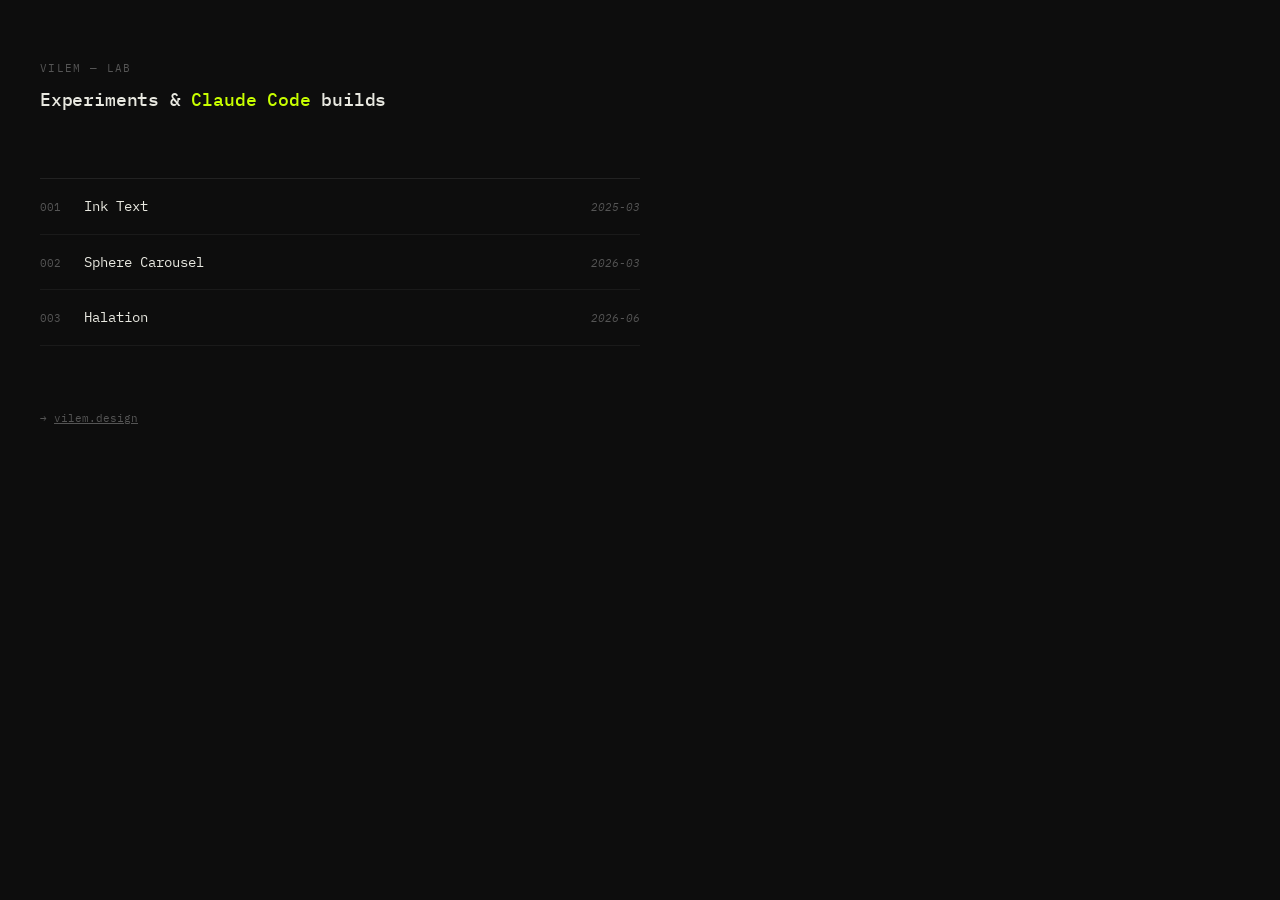
<file: index.html>
<!DOCTYPE html>
<html lang="en">
<head>
  <meta charset="UTF-8" />
  <meta name="viewport" content="width=device-width, initial-scale=1.0" />
  <title>lab</title>
  <style>
    @import url('https://fonts.googleapis.com/css2?family=IBM+Plex+Mono:ital,wght@0,400;0,500;1,400&display=swap');
    *, *::before, *::after { box-sizing: border-box; margin: 0; padding: 0; }
    :root {
      --bg: #0d0d0d;
      --fg: #e8e8e0;
      --muted: #555;
      --accent: #c8ff00;
    }
    body {
      background: var(--bg);
      color: var(--fg);
      font-family: 'IBM Plex Mono', monospace;
      font-size: 14px;
      line-height: 1.6;
      min-height: 100vh;
      padding: 60px 40px;
      max-width: 680px;
    }
    header { margin-bottom: 64px; }
    .label {
      color: var(--muted);
      font-size: 11px;
      letter-spacing: 0.12em;
      text-transform: uppercase;
      margin-bottom: 8px;
    }
    h1 { font-size: 18px; font-weight: 500; letter-spacing: -0.01em; }
    h1 span { color: var(--accent); }
    .list { list-style: none; border-top: 1px solid #222; }
    .list li { border-bottom: 1px solid #1a1a1a; }
    .list a {
      display: flex;
      align-items: baseline;
      gap: 20px;
      padding: 16px 0;
      text-decoration: none;
      color: var(--fg);
      transition: color 0.15s;
    }
    .list a:hover { color: var(--accent); }
    .list a:hover .num { color: var(--accent); }
    .num { color: var(--muted); font-size: 11px; min-width: 24px; transition: color 0.15s; }
    .name { flex: 1; }
    .date { color: var(--muted); font-size: 11px; font-style: italic; }
    .group-label { padding: 20px 0 4px; font-size: 10px; letter-spacing: 0.14em; text-transform: uppercase; color: var(--muted); border-bottom: none; pointer-events: none; }
    footer { margin-top: 64px; color: var(--muted); font-size: 11px; }
  </style>
</head>
<body>
  <header>
    <p class="label">Vilem — Lab</p>
    <h1>Experiments &amp; <span>Claude Code</span> builds</h1>
  </header>
  <ul class="list">
    <li>
      <a href="./ink-text/">
        <span class="num">001</span>
        <span class="name">Ink Text</span>
        <span class="date">2025-03</span>
      </a>
    </li>
    <li>
      <a href="./sphere-carousel.html">
        <span class="num">002</span>
        <span class="name">Sphere Carousel</span>
        <span class="date">2026-03</span>
      </a>
    </li>
    <li>
      <a href="./halation/">
        <span class="num">003</span>
        <span class="name">Halation</span>
        <span class="date">2026-06</span>
      </a>
    </li>
  </ul>
  <footer>
    <p>&#8594; <a href="https://vilem.design" style="color: inherit;">vilem.design</a></p>
  </footer>
</body>
</html>
</file>
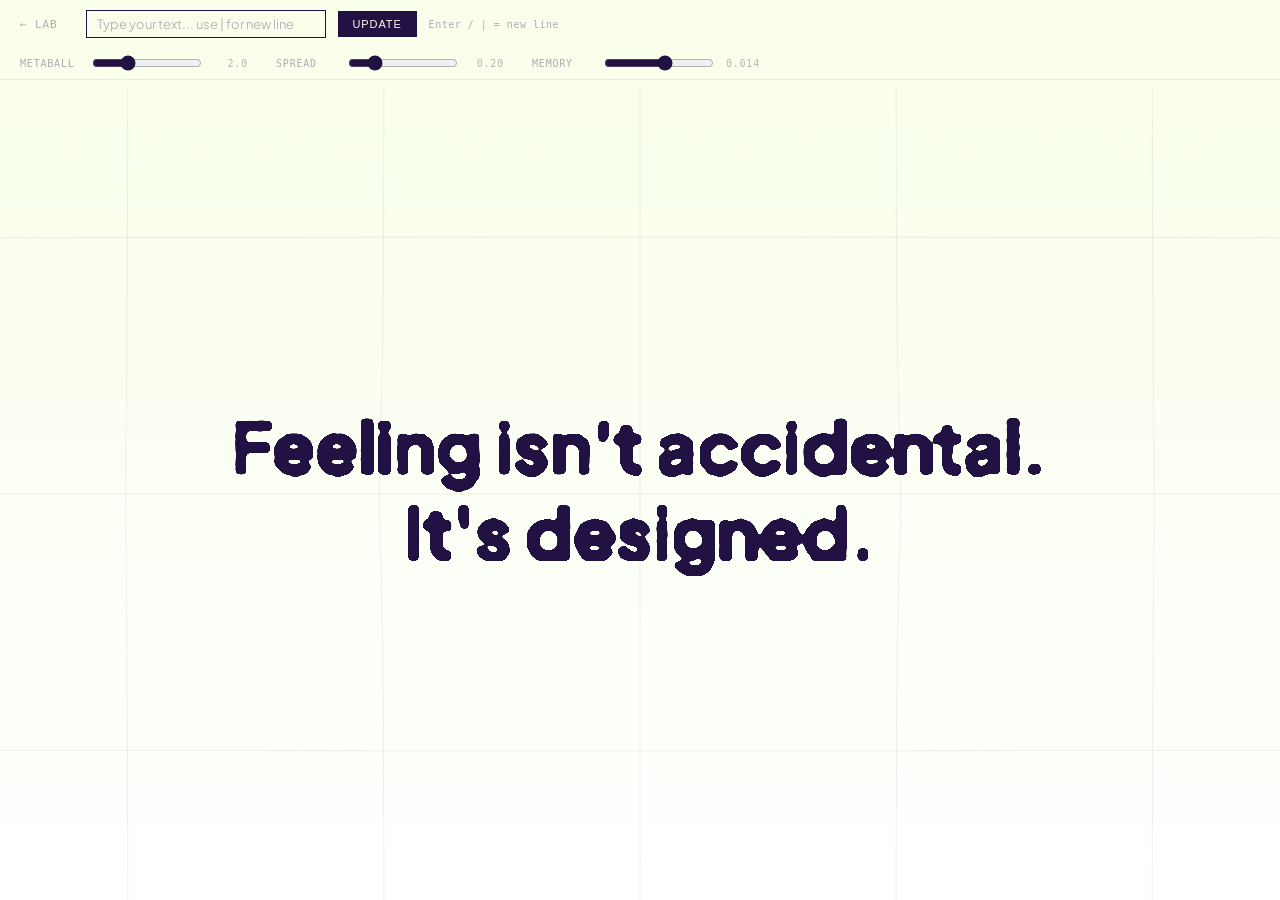
<file: ink-text/index.html>
<!DOCTYPE html>
<html lang="en">
<head>
  <meta charset="UTF-8" />
  <meta name="viewport" content="width=device-width, initial-scale=1.0" />
  <title>InkText</title>
  <link id="gfont" rel="stylesheet" href="https://fonts.googleapis.com/css2?family=Plus+Jakarta+Sans:wght@700&display=swap" />
  <style>
    * { margin: 0; padding: 0; box-sizing: border-box; }
    html, body { background: #F9FFEB; color: #221143; font-family: monospace; overflow: hidden; height: 100%; }

    #controls {
      position: fixed; top: 0; left: 0; right: 0; z-index: 100;
      background: #F9FFEB; border-bottom: 1px solid #221143;
      padding: 10px 20px; display: flex; align-items: center; gap: 12px;
    }
    #text-input {
      font-size: 13px; border: 1px solid #221143; background: #F9FFEB; color: #221143;
      padding: 5px 10px; flex: 1; max-width: 240px; outline: none;
      font-family: 'Plus Jakarta Sans', sans-serif;
    }
    #text-input::placeholder { color: rgba(34,17,67,0.3); }
    #update-btn {
      font-size: 11px; letter-spacing: 0.08em; text-transform: uppercase;
      border: 1px solid #221143; background: #221143; color: #F9FFEB;
      padding: 6px 14px; cursor: pointer;
    }
    #update-btn:hover { background: #F9FFEB; color: #221143; }
    #hint { font-size: 10px; color: rgba(34,17,67,0.35); letter-spacing: 0.05em; }

    #slider-panel {
      position: fixed; top: 47px; left: 0; right: 0; z-index: 100;
      background: #F9FFEB; border-bottom: 1px solid rgba(34,17,67,0.08);
      padding: 8px 20px; display: flex; align-items: center; gap: 28px;
      font-family: monospace; font-size: 10px; color: rgba(34,17,67,0.4);
      letter-spacing: 0.08em; text-transform: uppercase;
    }
    #slider-panel label { display: flex; align-items: center; gap: 6px; white-space: nowrap; }
    #slider-panel .sl { min-width: 66px; color: rgba(34,17,67,0.35); }
    #slider-panel input[type="range"] { width: 110px; accent-color: #221143; cursor: pointer; }
    #slider-panel .sv { min-width: 40px; text-align: right; font-variant-numeric: tabular-nums; color: rgba(34,17,67,0.3); }

    #ink-wrap { margin-top: 88px; height: calc(100vh - 88px); position: relative; overflow: hidden; }
    #bg-noise {
      position: absolute; top: 0; left: 0; width: 100%; height: 100%;
      pointer-events: none; z-index: 0; image-rendering: pixelated;
    }
    #root { position: absolute; inset: 0; z-index: 1; }
  </style>
</head>
<body>
  <div id="controls">
    <a href="../" style="color:rgba(34,17,67,0.35);font-size:11px;text-decoration:none;letter-spacing:0.08em;text-transform:uppercase;font-family:monospace;margin-right:16px;" onmouseover="this.style.color='rgba(34,17,67,0.7)'" onmouseout="this.style.color='rgba(34,17,67,0.35)'">&#8592; Lab</a>
    <input id="text-input" type="text" placeholder="Type your text... use | for new line" />
    <button id="update-btn">Update</button>
    <span id="hint">Enter / | = new line</span>
  </div>

  <div id="slider-panel">
    <label><span class="sl">METABALL</span><input type="range" id="sl-metaball" min="0.3" max="6" step="0.1" value="2.0" /><span class="sv" id="sv-metaball">2.0</span></label>
    <label><span class="sl">SPREAD</span><input type="range" id="sl-spread" min="0" max="1" step="0.01" value="0.20" /><span class="sv" id="sv-spread">0.20</span></label>
    <label><span class="sl">MEMORY</span><input type="range" id="sl-recall" min="0" max="0.025" step="0.001" value="0.014" /><span class="sv" id="sv-recall">0.014</span></label>
  </div>

  <div id="ink-wrap">
    <canvas id="bg-noise"></canvas>
    <div id="root"></div>
  </div>

<script>
const INK = "#221143"
const BG  = "#F9FFEB"
const FONT = "Plus Jakarta Sans"
let currentLines = ["Feeling isn't accidental.", "It's designed."]

const _ctrl = { metaball: 2.0, spread: 0.20, recall: 0.014 }

document.getElementById("sl-metaball").addEventListener("input", e => {
  _ctrl.metaball = +e.target.value
  document.getElementById("sv-metaball").textContent = _ctrl.metaball.toFixed(1)
  wrapDiv.style.filter = "blur(" + _ctrl.metaball + "px) contrast(30)"
})
document.getElementById("sl-spread").addEventListener("input", e => {
  _ctrl.spread = +e.target.value
  document.getElementById("sv-spread").textContent = _ctrl.spread.toFixed(2)
})
document.getElementById("sl-recall").addEventListener("input", e => {
  _ctrl.recall = +e.target.value
  document.getElementById("sv-recall").textContent = _ctrl.recall.toFixed(3)
})

function applyText() {
  const val = document.getElementById("text-input").value.trim()
  currentLines = val ? val.split(/[|\n]/).map(s => s.trim()).filter(Boolean)
                     : ["Feeling isn't accidental.", "It's designed."]
  buildText()
}
document.getElementById("update-btn").addEventListener("click", applyText)
document.getElementById("text-input").addEventListener("keydown", e => { if (e.key === "Enter") applyText() })

// ── White noise background ─────────────────────────────────────────
const bgNoise = document.getElementById("bg-noise")
let bgNoiseCtx, bgNW, bgNH

function initBgNoise() {
  const wrap = document.getElementById("ink-wrap")
  bgNW = Math.ceil(wrap.clientWidth / 3)
  bgNH = Math.ceil(wrap.clientHeight / 3)
  bgNoise.width = bgNW; bgNoise.height = bgNH
  bgNoiseCtx = bgNoise.getContext("2d")
}

function drawBgNoise() {
  const img = bgNoiseCtx.createImageData(bgNW, bgNH)
  for (let i = 0; i < img.data.length; i += 4) {
    img.data[i] = 255; img.data[i+1] = 255; img.data[i+2] = 255
    img.data[i+3] = Math.random() < 0.10 ? (20 + Math.random() * 30 | 0) : 0
  }
  bgNoiseCtx.putImageData(img, 0, 0)
}

// ── Main hero ──────────────────────────────────────────────────────
const S = 7
let buf = new Float32Array(0), count = 0
let mx = -9999, my = -9999, pmx = -9999, pmy = -9999
let vars = {}, dirty = true
const MAX_DOTS = 25000
const container = document.getElementById("root")

const patternCanvas = document.createElement("canvas")
patternCanvas.style.cssText = "position:absolute;top:0;left:0;width:100%;height:100%;pointer-events:none;z-index:0;"
container.appendChild(patternCanvas)

const noiseCanvas = document.createElement("canvas")
noiseCanvas.style.cssText = "position:absolute;top:0;left:0;pointer-events:none;z-index:1;image-rendering:pixelated;"
container.appendChild(noiseCanvas)

const wrapDiv = document.createElement("div")
wrapDiv.style.cssText = "position:absolute;inset:0;z-index:2;mix-blend-mode:multiply;"
container.appendChild(wrapDiv)

const mainCanvas = document.createElement("canvas")
mainCanvas.style.display = "block"; wrapDiv.appendChild(mainCanvas)

const overlay = document.createElement("div")
overlay.style.cssText = "position:absolute;inset:0;z-index:3;background-color:"+INK+";mix-blend-mode:lighten;pointer-events:none;"
container.appendChild(overlay)

container.style.cssText = "position:absolute;inset:0;width:100%;height:100%;background:linear-gradient(180deg,"+BG+" 0%,#fff 100%);isolation:isolate;"

const ctx = mainCanvas.getContext("2d")
const nctx = noiseCanvas.getContext("2d")
const pctx = patternCanvas.getContext("2d")

function getSize() { return { w: container.clientWidth, h: container.clientHeight } }

function computeVars() {
  const W=getSize().w, t=Math.max(0,Math.min(1,(W-320)/(1600-320)))
  const ss=[[320,1.4],[700,1.6],[1000,1.85],[1200,2.1],[1600,2.4]]
  let spacing=ss[ss.length-1][1]
  for(let i=0;i<ss.length-1;i++){
    const [w0,s0]=ss[i],[w1,s1]=ss[i+1]
    if(W<=w0){spacing=s0;break}if(W<w1){spacing=s0+(s1-s0)*(W-w0)/(w1-w0);break}
  }
  const baseR=spacing*1.05
  vars={baseR,spacing,blur:Math.max(baseR*0.65,0.3+(2.0-0.3)*t),rippleR:Math.round(60+(140-60)*t)}
  wrapDiv.style.filter="blur("+_ctrl.metaball+"px) contrast(30)"
}

function resize(){
  const {w,h}=getSize()
  mainCanvas.width=w;mainCanvas.height=h;patternCanvas.width=w;patternCanvas.height=h
  computeVars();dirty=true
}

function buildText(){
  const {baseR,spacing}=vars,W=mainCanvas.width,H=mainCanvas.height
  const off=document.createElement("canvas");off.width=W;off.height=H
  const octx=off.getContext("2d")
  const fs=[[320,28],[500,36],[720,48],[944,58],[1200,68],[1400,76],[1600,82]]
  let fontSize=fs[fs.length-1][1]
  for(let i=0;i<fs.length-1;i++){
    const [w0,s0]=fs[i],[w1,s1]=fs[i+1]
    if(W<=w0){fontSize=s0;break}if(W<w1){fontSize=Math.round(s0+(s1-s0)*(W-w0)/(w1-w0));break}
  }
  octx.fillStyle="#000"
  octx.font="700 "+fontSize+"px '"+FONT+"', sans-serif"
  octx.textAlign="center";octx.textBaseline="middle"
  const lineH=fontSize*1.2,totalH=currentLines.length*lineH
  const startY=H/2-totalH/2+lineH/2
  currentLines.forEach((line,i)=>{octx.fillText(line,W/2,startY+i*lineH)})
  const data=octx.getImageData(0,0,W,H).data,step=Math.max(spacing,1)
  let n=0
  for(let py=0;py<H&&n<MAX_DOTS;py+=step)
    for(let px=0;px<W&&n<MAX_DOTS;px+=step)
      if(data[((py|0)*W+(px|0))*4+3]>=70) n++
  buf=new Float32Array(n*S);count=n;let idx=0
  for(let py=0;py<H&&idx<n;py+=step){
    for(let px=0;px<W&&idx<n;px+=step){
      if(data[((py|0)*W+(px|0))*4+3]<70) continue
      const o=idx*S
      buf[o]=px;buf[o+1]=py;buf[o+2]=px;buf[o+3]=py
      buf[o+4]=0;buf[o+5]=0;buf[o+6]=baseR*(0.85+Math.random()*0.3);idx++
    }
  }
  dirty=true
}

// ── Warped field-line grid — square cells, big ─────────────────────
function drawPattern(W, H) {
  pctx.clearRect(0, 0, W, H)
  pctx.strokeStyle = "rgba(34,17,67,0.07)"
  pctx.lineWidth = 1
  const cx = W / 2, cy = H / 2
  const lensR = Math.min(W, H) * 0.38, lensR2 = lensR * lensR
  const aspect = 2.5

  function warp(x, y) {
    const dx = x - cx, dy = y - cy
    const ex = dx / aspect, ey = dy, ed2 = ex * ex + ey * ey
    if (ed2 < 1) return [x, y]
    const ed = Math.sqrt(ed2)
    const strength = lensR2 / (ed2 + lensR2 * 0.15)
    return [x + (ex/ed) * strength * 1.2, y + (ey/ed) * strength * 0.7]
  }

  const STEPS = 150
  const cellSize = Math.max(W, H) / 5
  const hCount = Math.ceil(H / cellSize) + 2
  const vCount = Math.ceil(W / cellSize) + 2
  const hStart = cy - Math.floor(hCount / 2) * cellSize
  const vStart = cx - Math.floor(vCount / 2) * cellSize

  for (let i = 0; i < hCount; i++) {
    const y0 = hStart + i * cellSize
    pctx.beginPath()
    for (let s = 0; s <= STEPS; s++) {
      const [wx, wy] = warp(-W * 0.1 + W * 1.2 * (s / STEPS), y0)
      s === 0 ? pctx.moveTo(wx, wy) : pctx.lineTo(wx, wy)
    }
    pctx.stroke()
  }
  for (let i = 0; i < vCount; i++) {
    const x0 = vStart + i * cellSize
    pctx.beginPath()
    for (let s = 0; s <= STEPS; s++) {
      const [wx, wy] = warp(x0, -H * 0.1 + H * 1.2 * (s / STEPS))
      s === 0 ? pctx.moveTo(wx, wy) : pctx.lineTo(wx, wy)
    }
    pctx.stroke()
  }
}

function initNoise(){
  const {w,h}=getSize(),NS=2,nW=Math.ceil(w/NS),nH=Math.ceil(h/NS)
  noiseCanvas.width=nW;noiseCanvas.height=nH
  noiseCanvas.style.width="100%";noiseCanvas.style.height="100%"
  const img=nctx.createImageData(nW,nH)
  for(let i=0;i<img.data.length;i+=4){img.data[i]=img.data[i+1]=img.data[i+2]=255;img.data[i+3]=Math.random()*20|0}
  nctx.putImageData(img,0,0)
}

resize(); initNoise(); initBgNoise()
document.fonts.ready.then(()=>buildText())
drawPattern(patternCanvas.width,patternCanvas.height)
setInterval(drawBgNoise, 120)

const ro=new ResizeObserver(()=>{
  resize();drawPattern(patternCanvas.width,patternCanvas.height)
  initBgNoise()
  document.fonts.ready.then(()=>buildText())
})
ro.observe(container)

document.addEventListener("mousemove",e=>{
  const r=container.getBoundingClientRect()
  pmx=mx;pmy=my;mx=e.clientX-r.left;my=e.clientY-r.top;dirty=true
})
document.addEventListener("touchmove",e=>{
  e.preventDefault();const t=e.touches[0],r=container.getBoundingClientRect()
  pmx=mx;pmy=my;mx=t.clientX-r.left;my=t.clientY-r.top;dirty=true
},{passive:false})
document.addEventListener("touchstart",e=>{
  const t=e.touches[0],r=container.getBoundingClientRect()
  mx=pmx=t.clientX-r.left;my=pmy=t.clientY-r.top;dirty=true
},{passive:true})

function loop(){
  const {rippleR}=vars, rr2=rippleR*rippleR
  const W=mainCanvas.width, H=mainCanvas.height
  const dvx=mx-pmx, dvy=my-pmy
  const spring=_ctrl.recall, spread=_ctrl.spread
  const dragAmt=spread*0.5, damping=0.76+spread*0.20
  const pushStr=22*(1-spread*0.6)
  let moving=false

  for(let i=0,o=0;i<count;i++,o+=S){
    let x=buf[o+2],y=buf[o+3],vx=buf[o+4],vy=buf[o+5]
    const dx=x-mx,dy=y-my,d2=dx*dx+dy*dy
    if(d2<rr2&&d2>0.01){
      const d=Math.sqrt(d2),falloff=1-d/rippleR,f2=falloff*falloff
      vx+=dx*(f2*pushStr/d)*0.12; vy+=dy*(f2*pushStr/d)*0.12
      vx+=dvx*f2*dragAmt; vy+=dvy*f2*dragAmt
    }
    if(spring > 0){ vx+=(buf[o]-x)*spring; vy+=(buf[o+1]-y)*spring }
    vx*=damping; vy*=damping; x+=vx; y+=vy
    buf[o+2]=x;buf[o+3]=y;buf[o+4]=vx;buf[o+5]=vy
    if(vx*vx+vy*vy>0.0005) moving=true
  }

  if(moving||dirty){
    ctx.fillStyle="#fff";ctx.fillRect(0,0,W,H)
    ctx.fillStyle="#000";ctx.beginPath()
    for(let i=0,o=0;i<count;i++,o+=S){
      const x=buf[o+2],y=buf[o+3],r=buf[o+6]
      ctx.moveTo(x+r,y);ctx.arc(x,y,r,0,6.2832)
    }
    ctx.fill();dirty=moving
  }
  requestAnimationFrame(loop)
}
loop()
</script>
</body>
</html>
</file>
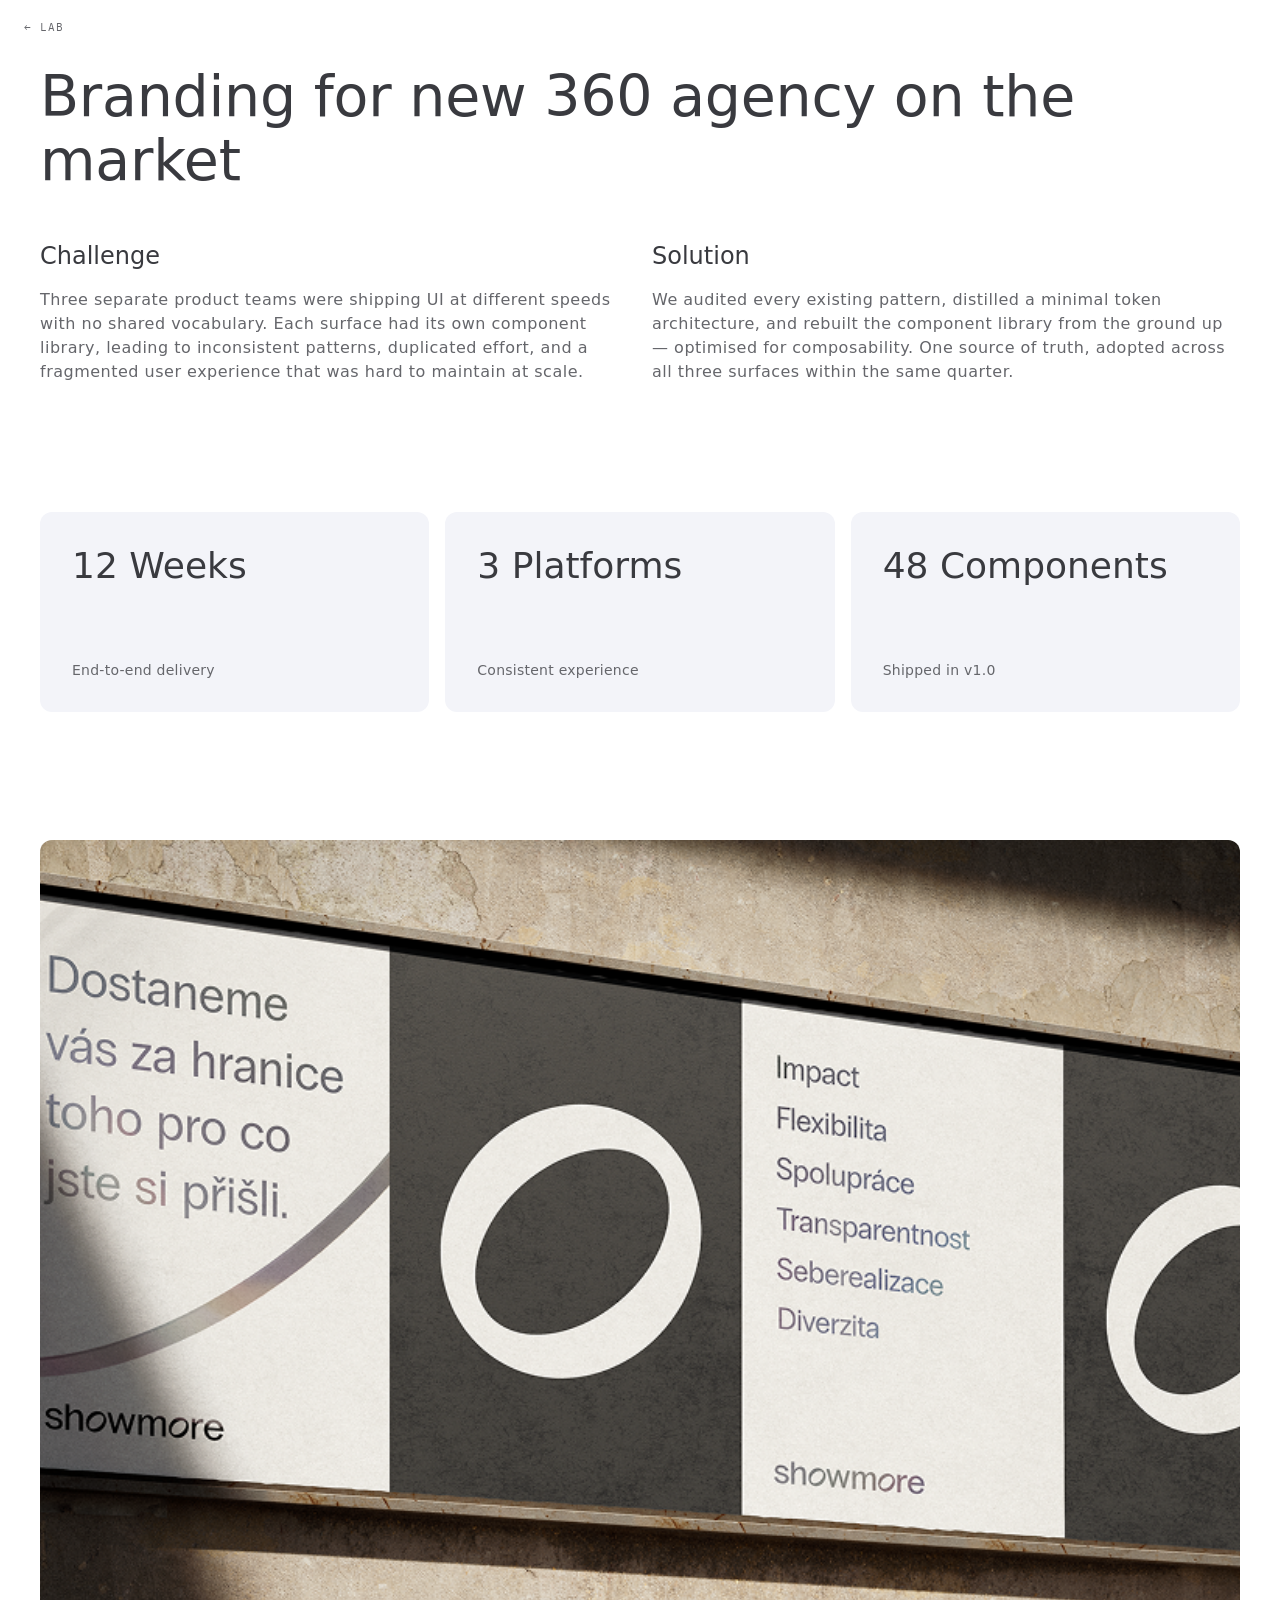
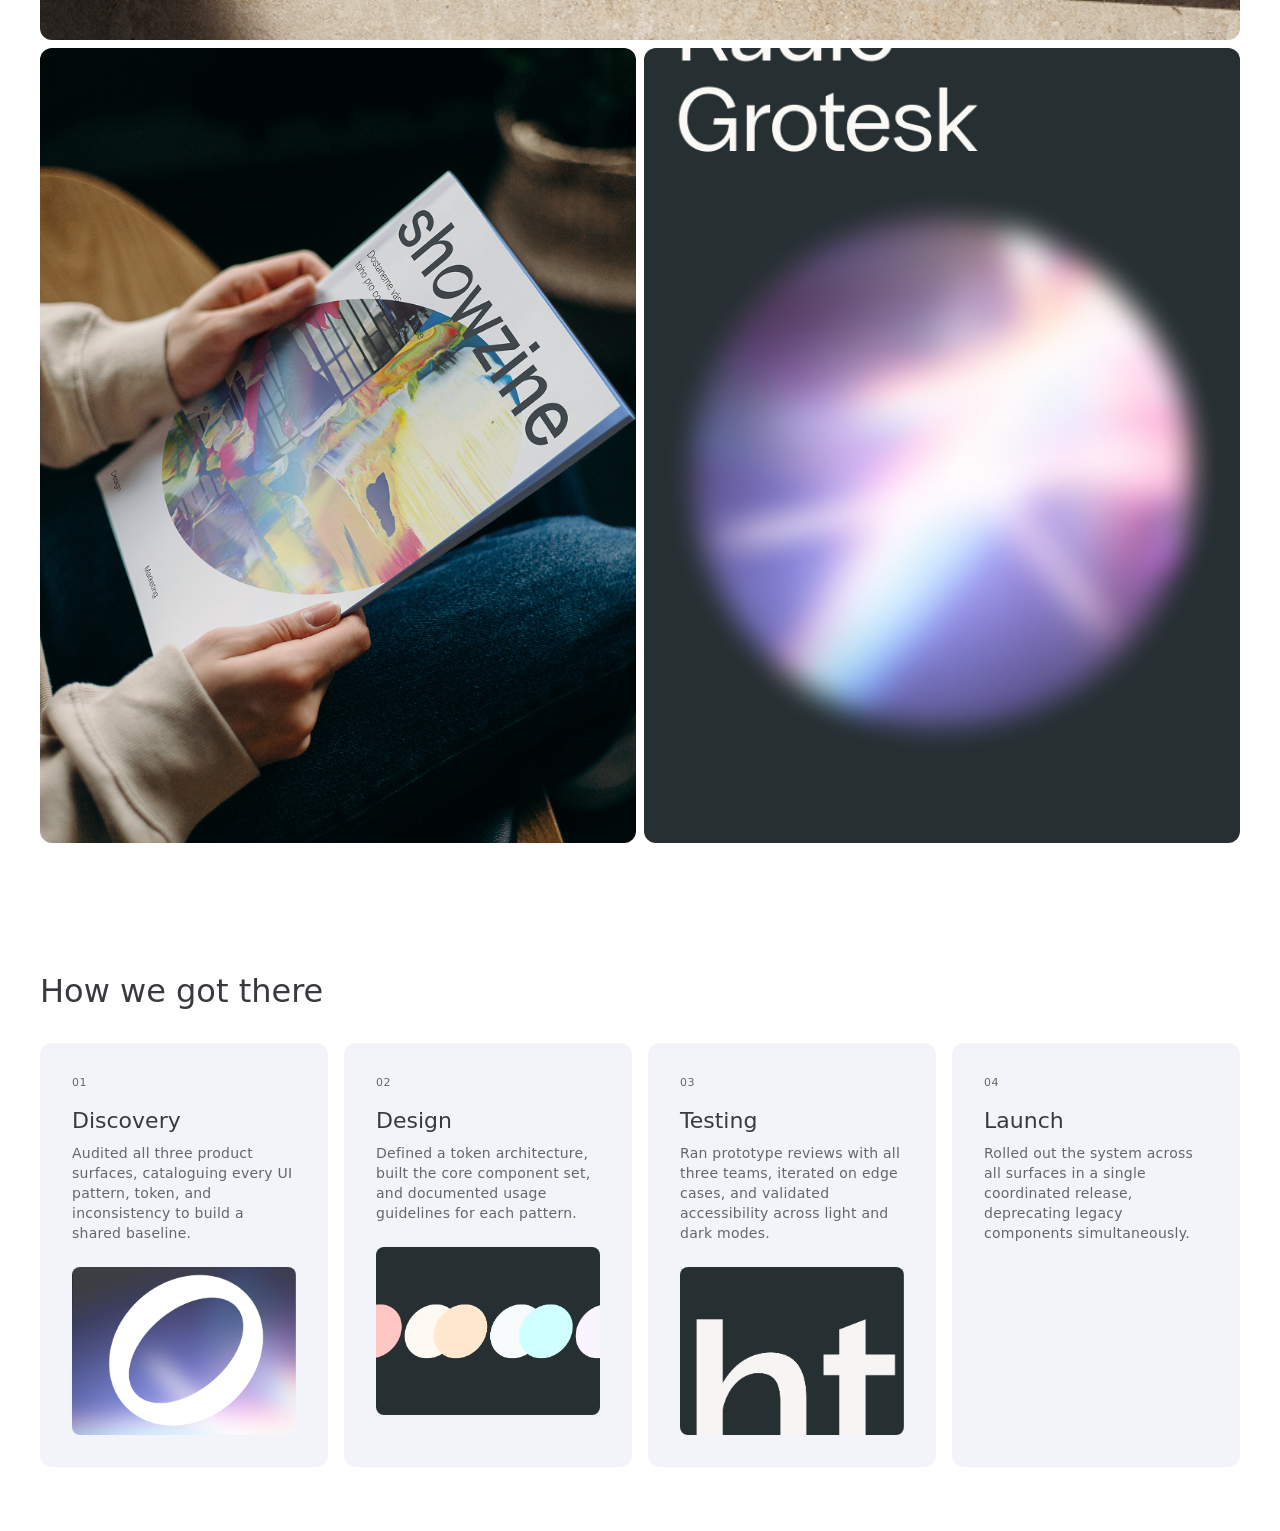
<file: case-study.html>
<!DOCTYPE html>
<html lang="en">
<head>
  <meta charset="UTF-8" />
  <meta name="viewport" content="width=device-width, initial-scale=1.0" />
  <title>Showmore — Case Study</title>
  <link rel="preconnect" href="https://fonts.googleapis.com">
  <link rel="preconnect" href="https://fonts.gstatic.com" crossorigin>
  <link href="https://fonts.googleapis.com/css2?family=Google+Sans+Flex:wght@100..900&family=IBM+Plex+Mono:ital,wght@0,400;0,500;1,400&display=swap" rel="stylesheet">
  <link rel="stylesheet" href="./design-system.css">
  <style>
    *, *::before, *::after { box-sizing: border-box; margin: 0; padding: 0; }

    html, body {
      background: var(--color-background);
      color: var(--color-on-background);
      font-family: var(--font-brand);
      -webkit-font-smoothing: antialiased;
    }

    /* ── Back link ── */
    .back {
      position: fixed;
      top: 20px; left: 24px;
      font-family: 'IBM Plex Mono', monospace;
      font-size: 11px;
      letter-spacing: 0.1em;
      text-transform: uppercase;
      color: var(--color-on-surface-variant);
      text-decoration: none;
      z-index: 100;
      transition: color 0.15s;
    }
    .back:hover { color: var(--color-on-background); }

    /* ── Shared container ── */
    .container {
      max-width: none;
      padding: 0;
    }

    /* ════════════════════════════════
       REVEAL
    ════════════════════════════════ */
    .reveal {
      opacity: 0;
      transform: translateY(8px);
      transition: opacity 0.45s ease, transform 0.45s ease;
    }
    .reveal.in-view {
      opacity: 1;
      transform: translateY(0);
    }

    /* ════════════════════════════════
       CHALLENGE × SOLUTION
    ════════════════════════════════ */
    .cs-section {
      padding: var(--space-16) var(--space-10);
    }
    .cs-title {
      margin-bottom: var(--stack-xl);
    }
    .cs-grid {
      display: grid;
      grid-template-columns: 1fr 1fr;
      gap: var(--space-6);
    }
    .cs-block-label {
      display: block;
      color: var(--color-on-background);
      margin-bottom: var(--stack-md);
    }
    .cs-block-body {
      color: var(--color-on-surface-variant);
    }

    /* ════════════════════════════════
       IMPACT — vertical cards
    ════════════════════════════════ */
    .impact {
      padding: var(--space-16) var(--space-10);
    }
    .impact-grid {
      display: flex;
      gap: var(--space-4);
      align-items: stretch;
    }
    .impact-item {
      flex: 1;
      background: var(--color-surface);
      padding: var(--inset-xl);
      display: flex;
      flex-direction: column;
      justify-content: space-between;
      min-height: 200px;
      border-radius: var(--shape-md);
    }
    .impact-value {
      display: block;
      color: var(--color-on-background);
    }
    .impact-label {
      display: block;
      margin-top: auto;
      padding-top: var(--stack-lg);
      color: var(--color-on-surface-variant);
    }

    /* ════════════════════════════════
       IMAGE GALLERY
    ════════════════════════════════ */
    .gallery-section {
      padding: var(--space-16) var(--space-10);
    }
    .gallery {
      display: grid;
      grid-template-columns: 1fr 1fr;
      gap: 8px;
    }
    .gallery-item { overflow: hidden; border-radius: var(--shape-md); }
    .gallery-item img {
      width: 100%;
      height: 100%;
      object-fit: cover;
      display: block;
    }
    .gallery-item.full {
      grid-column: 1 / -1;
    }
    .gallery-item.full img {
      aspect-ratio: 3 / 2;
      height: auto;
    }
    .gallery-item.portrait img {
      aspect-ratio: 3 / 4;
      height: auto;
    }

    /* ════════════════════════════════
       TIMELINE
    ════════════════════════════════ */
    .timeline {
      padding: var(--space-16) var(--space-10);
    }
    .timeline-header {
      margin-bottom: var(--space-8);
    }
    .timeline-grid {
      display: grid;
      grid-template-columns: repeat(4, 1fr);
      gap: var(--space-4);
      align-items: stretch;
    }
    .step {
      background: var(--color-surface);
      padding: var(--inset-xl);
      border-radius: var(--shape-md);
    }
    .step-num {
      display: block;
      color: var(--color-on-surface-variant);
      margin-bottom: var(--stack-md);
    }
    .step-title { margin-bottom: var(--stack-sm); }
    .step-body  { color: var(--color-on-surface-variant); }
    .step-img {
      width: 100%;
      aspect-ratio: 4 / 3;
      object-fit: cover;
      display: block;
      margin-top: var(--stack-lg);
      border-radius: var(--shape-sm);
    }

    /* ════════════════════════════════
       RESPONSIVE
    ════════════════════════════════ */
    @media (max-width: 768px) {
      .hero {
        padding: var(--space-10) var(--space-6) 0;
      }
      .cs-section,
      .impact,
      .timeline {
        padding: var(--space-10) var(--space-6);
      }
      .gallery-section { padding: var(--space-10) 0; }
      .cs-grid          { grid-template-columns: 1fr; gap: var(--space-8); }
      .impact-grid      { flex-direction: column; }
      .impact-item      { min-height: auto; }
      .gallery          { grid-template-columns: 1fr; }
      .gallery-item.full img,
      .gallery-item.portrait img { aspect-ratio: 3/2; }
      .timeline-grid    { grid-template-columns: 1fr; gap: var(--space-4); }
    }

    @media (min-width: 769px) and (max-width: 1024px) {
      .timeline-grid { grid-template-columns: 1fr 1fr; }
    }
  </style>
</head>
<body>

  <a class="back" href="./index.html">← lab</a>

  <!-- ── CHALLENGE × SOLUTION ── -->
  <section class="cs-section">
      <h1 class="type-display-large cs-title">Branding for new 360 agency on the market</h1>
      <div class="cs-grid">
        <div class="cs-block">
          <span class="cs-block-label type-headline-small">Challenge</span>
          <p class="cs-block-body type-body-large">
            Three separate product teams were shipping UI at different speeds
            with no shared vocabulary. Each surface had its own component
            library, leading to inconsistent patterns, duplicated effort,
            and a fragmented user experience that was hard to maintain
            at scale.
          </p>
        </div>
        <div class="cs-block">
          <span class="cs-block-label type-headline-small">Solution</span>
          <p class="cs-block-body type-body-large">
            We audited every existing pattern, distilled a minimal token
            architecture, and rebuilt the component library from the ground
            up — optimised for composability. One source of truth, adopted
            across all three surfaces within the same quarter.
          </p>
        </div>
      </div>
  </section>

  <!-- ── IMPACT ── -->
  <section class="impact">
      <div class="impact-grid">
        <div class="impact-item">
          <span class="impact-value type-display-small">12 Weeks</span>
          <span class="impact-label type-body-medium">End-to-end delivery</span>
        </div>
        <div class="impact-item">
          <span class="impact-value type-display-small">3 Platforms</span>
          <span class="impact-label type-body-medium">Consistent experience</span>
        </div>
        <div class="impact-item">
          <span class="impact-value type-display-small">48 Components</span>
          <span class="impact-label type-body-medium">Shipped in v1.0</span>
        </div>
      </div>
  </section>

  <!-- ── IMAGE GALLERY ── -->
  <section class="gallery-section">
    <div class="gallery">

      <!-- Row A: full-width landscape -->
      <div class="gallery-item full">
        <img
          src="./Cases%20Files/showmore%20case%20study/Frame%201000004956.png"
          alt="Showmore — overview"
        >
      </div>

      <!-- Row B: 2-col portrait split -->
      <div class="gallery-item portrait">
        <img
          src="./Cases%20Files/showmore%20case%20study/Rectangle%2010.png"
          alt="Showmore — detail left"
        >
      </div>
      <div class="gallery-item portrait">
        <img
          src="./Cases%20Files/showmore%20case%20study/Frame%201000005654.png"
          alt="Showmore — detail right"
        >
      </div>

    </div>
  </section>

  <!-- ── TIMELINE ── -->
  <section class="timeline">
      <div class="timeline-header">
        <h2 class="type-headline-large">How we got there</h2>
      </div>
      <div class="timeline-grid">

        <div class="step">
          <span class="step-num type-label-small">01</span>
          <h3 class="step-title type-title-large">Discovery</h3>
          <p class="step-body type-body-medium">
            Audited all three product surfaces, cataloguing every UI pattern,
            token, and inconsistency to build a shared baseline.
          </p>
          <img
            class="step-img"
            src="./Cases%20Files/showmore%20case%20study/Frame%201000005186.png"
            alt="Discovery"
          >
        </div>

        <div class="step">
          <span class="step-num type-label-small">02</span>
          <h3 class="step-title type-title-large">Design</h3>
          <p class="step-body type-body-medium">
            Defined a token architecture, built the core component set,
            and documented usage guidelines for each pattern.
          </p>
          <img
            class="step-img"
            src="./Cases%20Files/showmore%20case%20study/Frame%201000005655.png"
            alt="Design"
          >
        </div>

        <div class="step">
          <span class="step-num type-label-small">03</span>
          <h3 class="step-title type-title-large">Testing</h3>
          <p class="step-body type-body-medium">
            Ran prototype reviews with all three teams, iterated on edge
            cases, and validated accessibility across light and dark modes.
          </p>
          <img
            class="step-img"
            src="./Cases%20Files/showmore%20case%20study/Frame%201000005185.png"
            alt="Testing"
          >
        </div>

        <div class="step">
          <span class="step-num type-label-small">04</span>
          <h3 class="step-title type-title-large">Launch</h3>
          <p class="step-body type-body-medium">
            Rolled out the system across all surfaces in a single coordinated
            release, deprecating legacy components simultaneously.
          </p>
        </div>

      </div>
  </section>


<script>
(() => {
  if (window.self !== window.top) {
    const back = document.querySelector('.back');
    if (back) back.style.display = 'none';
  }

  const io = new IntersectionObserver(entries => {
    entries.forEach(e => {
      if (e.isIntersecting) { e.target.classList.add('in-view'); io.unobserve(e.target); }
    });
  }, { threshold: 0.12 });
  document.querySelectorAll('.cs-block, .impact-item, .gallery-item, .step').forEach((el, i) => {
    el.classList.add('reveal');
    el.style.transitionDelay = (i % 4) * 60 + 'ms';
    io.observe(el);
  });
})();
</script>
</body>
</html>
</file>
<file: design-system.css>
:root {
  --font-brand: 'Google Sans Flex', system-ui, sans-serif;

  /* ── Color — Neutral (gray, hue 230, blue-tinted) ── */
  --white:    #ffffff;
  --gray-900: #393A3F;
  --gray-800: #4F5055;
  --gray-700: #65666B;
  --gray-600: #7B7C81;
  --gray-500: #909196;
  --gray-400: #A6A7AC;
  --gray-300: #BCBDC2;
  --gray-200: #D2D3D8;
  --gray-100: #E8E9EE;
  --gray-50:  #F3F4F9;

  /* ── Color — Semantic roles (MD3 light scheme) ── */
  --color-background:           var(--white);
  --color-on-background:        var(--gray-900);

  --color-surface:              var(--gray-50);
  --color-on-surface:           var(--gray-900);
  --color-surface-variant:      var(--gray-100);
  --color-on-surface-variant:   var(--gray-700);

  --color-outline:              var(--gray-500);
  --color-outline-variant:      var(--gray-200);

  --type-display-large-size:    57px;
  --type-display-large-lh:      64px;
  --type-display-large-ls:      -0.25px;
  --type-display-large-weight:  300;

  --type-display-medium-size:   45px;
  --type-display-medium-lh:     52px;
  --type-display-medium-ls:     0px;
  --type-display-medium-weight: 300;

  --type-display-small-size:    36px;
  --type-display-small-lh:      44px;
  --type-display-small-ls:      0px;
  --type-display-small-weight:  300;

  --type-headline-large-size:    32px;
  --type-headline-large-lh:      40px;
  --type-headline-large-ls:      0px;
  --type-headline-large-weight:  300;

  --type-headline-medium-size:   28px;
  --type-headline-medium-lh:     36px;
  --type-headline-medium-ls:     0px;
  --type-headline-medium-weight: 300;

  --type-headline-small-size:    24px;
  --type-headline-small-lh:      32px;
  --type-headline-small-ls:      0px;
  --type-headline-small-weight:  300;

  --type-title-large-size:    22px;
  --type-title-large-lh:      28px;
  --type-title-large-ls:      0px;
  --type-title-large-weight:  300;

  --type-title-medium-size:   16px;
  --type-title-medium-lh:     24px;
  --type-title-medium-ls:     0.15px;
  --type-title-medium-weight: 300;

  --type-title-small-size:    14px;
  --type-title-small-lh:      20px;
  --type-title-small-ls:      0.1px;
  --type-title-small-weight:  300;

  --type-label-large-size:    14px;
  --type-label-large-lh:      20px;
  --type-label-large-ls:      0.1px;
  --type-label-large-weight:  300;

  --type-label-medium-size:   14px;
  --type-label-medium-lh:     20px;
  --type-label-medium-ls:     0.5px;
  --type-label-medium-weight: 300;

  --type-label-small-size:    11px;
  --type-label-small-lh:      16px;
  --type-label-small-ls:      0.5px;
  --type-label-small-weight:  300;

  --type-body-large-size:    16px;
  --type-body-large-lh:      24px;
  --type-body-large-ls:      0.5px;
  --type-body-large-weight:  300;

  --type-body-medium-size:   14px;
  --type-body-medium-lh:     20px;
  --type-body-medium-ls:     0.25px;
  --type-body-medium-weight: 300;

  --type-body-small-size:    12px;
  --type-body-small-lh:      16px;
  --type-body-small-ls:      0.4px;
  --type-body-small-weight:  300;

  /* ── Spacing — 4px base grid ── */
  --space-1:   4px;
  --space-2:   8px;
  --space-3:  12px;
  --space-4:  16px;
  --space-5:  20px;
  --space-6:  24px;
  --space-7:  28px;
  --space-8:  32px;
  --space-10: 40px;
  --space-12: 48px;
  --space-16: 64px;
  --space-20: 80px;
  --space-24: 96px;

  /* Semantic — inset (padding inside components) */
  --inset-xs: var(--space-2);   /*  8px */
  --inset-sm: var(--space-3);   /* 12px */
  --inset-md: var(--space-4);   /* 16px — default component padding */
  --inset-lg: var(--space-6);   /* 24px */
  --inset-xl: var(--space-8);   /* 32px */

  /* Semantic — stack (vertical rhythm between elements) */
  --stack-xs: var(--space-1);   /*  4px — tight label/tag spacing */
  --stack-sm: var(--space-2);   /*  8px — related items */
  --stack-md: var(--space-4);   /* 16px — default paragraph/section gap */
  --stack-lg: var(--space-6);   /* 24px — between groups */
  --stack-xl: var(--space-12);  /* 48px — section breaks */

  /* Semantic — inline (horizontal gaps) */
  --inline-xs: var(--space-1);  /*  4px */
  --inline-sm: var(--space-2);  /*  8px */
  --inline-md: var(--space-4);  /* 16px */
  --inline-lg: var(--space-6);  /* 24px */

  /* ── Card layout ── */
  --card-width:       364px;
  --card-aspect-w:    364;
  --card-aspect-h:    555;
  --card-padding:     var(--inset-lg);   /* 24px */
  --card-bg:          #d9d9d9;
  --card-perspective: 800px;

  --card-btn-size:    64px;

  /* ── Shape — border-radius scale ── */
  --shape-sharp:   0px;
  --shape-card:    4px;
  --shape-sm:      8px;
  --shape-md:     12px;
  --shape-lg:     48px;
  --shape-pill: 9999px;

}

[class*="type-"] {
  font-family: var(--font-brand);
}

.type-display-large   { font-size:var(--type-display-large-size);   line-height:var(--type-display-large-lh);   letter-spacing:var(--type-display-large-ls);   font-weight:var(--type-display-large-weight);   font-variation-settings:'wght' var(--type-display-large-weight); }
.type-display-medium  { font-size:var(--type-display-medium-size);  line-height:var(--type-display-medium-lh);  letter-spacing:var(--type-display-medium-ls);  font-weight:var(--type-display-medium-weight);  font-variation-settings:'wght' var(--type-display-medium-weight); }
.type-display-small   { font-size:var(--type-display-small-size);   line-height:var(--type-display-small-lh);   letter-spacing:var(--type-display-small-ls);   font-weight:var(--type-display-small-weight);   font-variation-settings:'wght' var(--type-display-small-weight); }
.type-headline-large  { font-size:var(--type-headline-large-size);  line-height:var(--type-headline-large-lh);  letter-spacing:var(--type-headline-large-ls);  font-weight:var(--type-headline-large-weight);  font-variation-settings:'wght' var(--type-headline-large-weight); }
.type-headline-medium { font-size:var(--type-headline-medium-size); line-height:var(--type-headline-medium-lh); letter-spacing:var(--type-headline-medium-ls); font-weight:var(--type-headline-medium-weight); font-variation-settings:'wght' var(--type-headline-medium-weight); }
.type-headline-small  { font-size:var(--type-headline-small-size);  line-height:var(--type-headline-small-lh);  letter-spacing:var(--type-headline-small-ls);  font-weight:var(--type-headline-small-weight);  font-variation-settings:'wght' var(--type-headline-small-weight); }
.type-title-large     { font-size:var(--type-title-large-size);     line-height:var(--type-title-large-lh);     letter-spacing:var(--type-title-large-ls);     font-weight:var(--type-title-large-weight);     font-variation-settings:'wght' var(--type-title-large-weight); }
.type-title-medium    { font-size:var(--type-title-medium-size);    line-height:var(--type-title-medium-lh);    letter-spacing:var(--type-title-medium-ls);    font-weight:var(--type-title-medium-weight);    font-variation-settings:'wght' var(--type-title-medium-weight); }
.type-title-small     { font-size:var(--type-title-small-size);     line-height:var(--type-title-small-lh);     letter-spacing:var(--type-title-small-ls);     font-weight:var(--type-title-small-weight);     font-variation-settings:'wght' var(--type-title-small-weight); }
.type-label-large     { font-size:var(--type-label-large-size);     line-height:var(--type-label-large-lh);     letter-spacing:var(--type-label-large-ls);     font-weight:var(--type-label-large-weight);     font-variation-settings:'wght' var(--type-label-large-weight); }
.type-label-medium    { font-size:var(--type-label-medium-size);    line-height:var(--type-label-medium-lh);    letter-spacing:var(--type-label-medium-ls);    font-weight:var(--type-label-medium-weight);    font-variation-settings:'wght' var(--type-label-medium-weight); }
.type-label-small     { font-size:var(--type-label-small-size);     line-height:var(--type-label-small-lh);     letter-spacing:var(--type-label-small-ls);     font-weight:var(--type-label-small-weight);     font-variation-settings:'wght' var(--type-label-small-weight); }
.type-body-large      { font-size:var(--type-body-large-size);      line-height:var(--type-body-large-lh);      letter-spacing:var(--type-body-large-ls);      font-weight:var(--type-body-large-weight);      font-variation-settings:'wght' var(--type-body-large-weight); }
.type-body-medium     { font-size:var(--type-body-medium-size);     line-height:var(--type-body-medium-lh);     letter-spacing:var(--type-body-medium-ls);     font-weight:var(--type-body-medium-weight);     font-variation-settings:'wght' var(--type-body-medium-weight); }
.type-body-small      { font-size:var(--type-body-small-size);      line-height:var(--type-body-small-lh);      letter-spacing:var(--type-body-small-ls);      font-weight:var(--type-body-small-weight);      font-variation-settings:'wght' var(--type-body-small-weight); }
</file>
